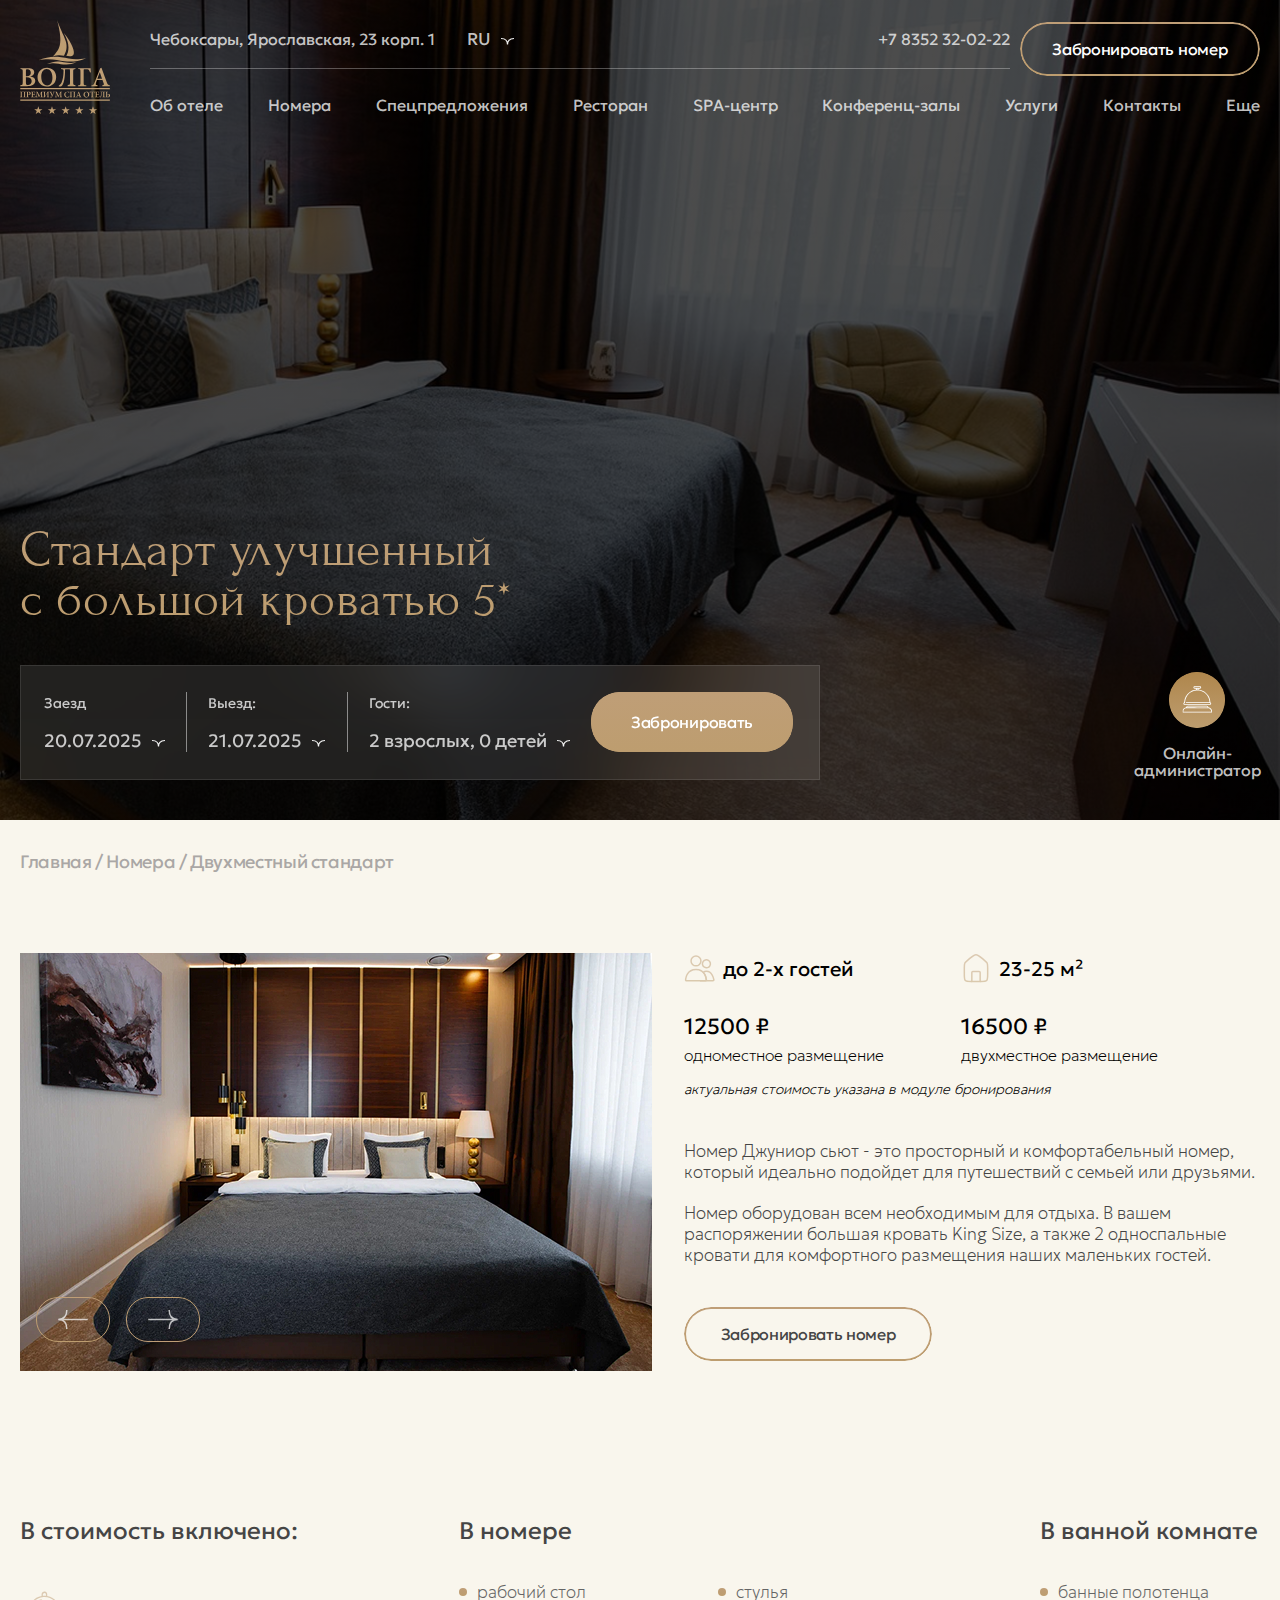
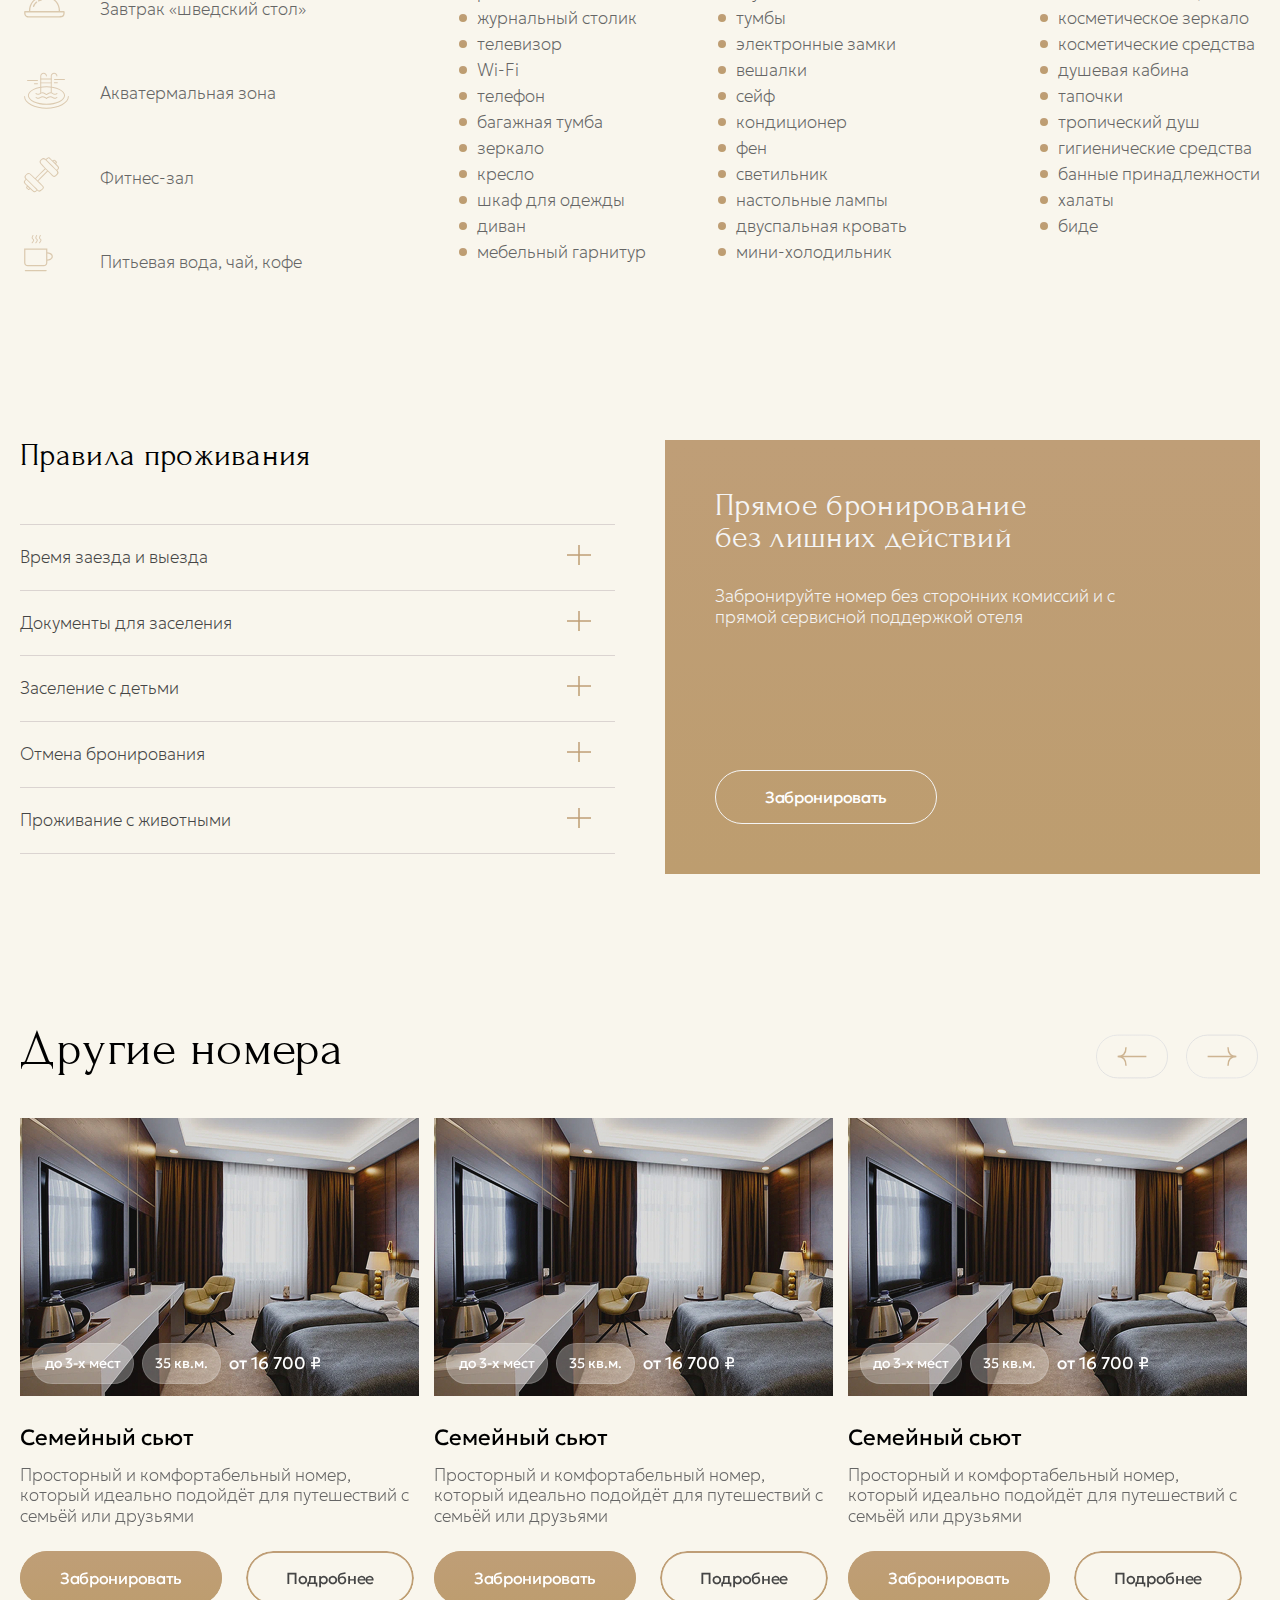
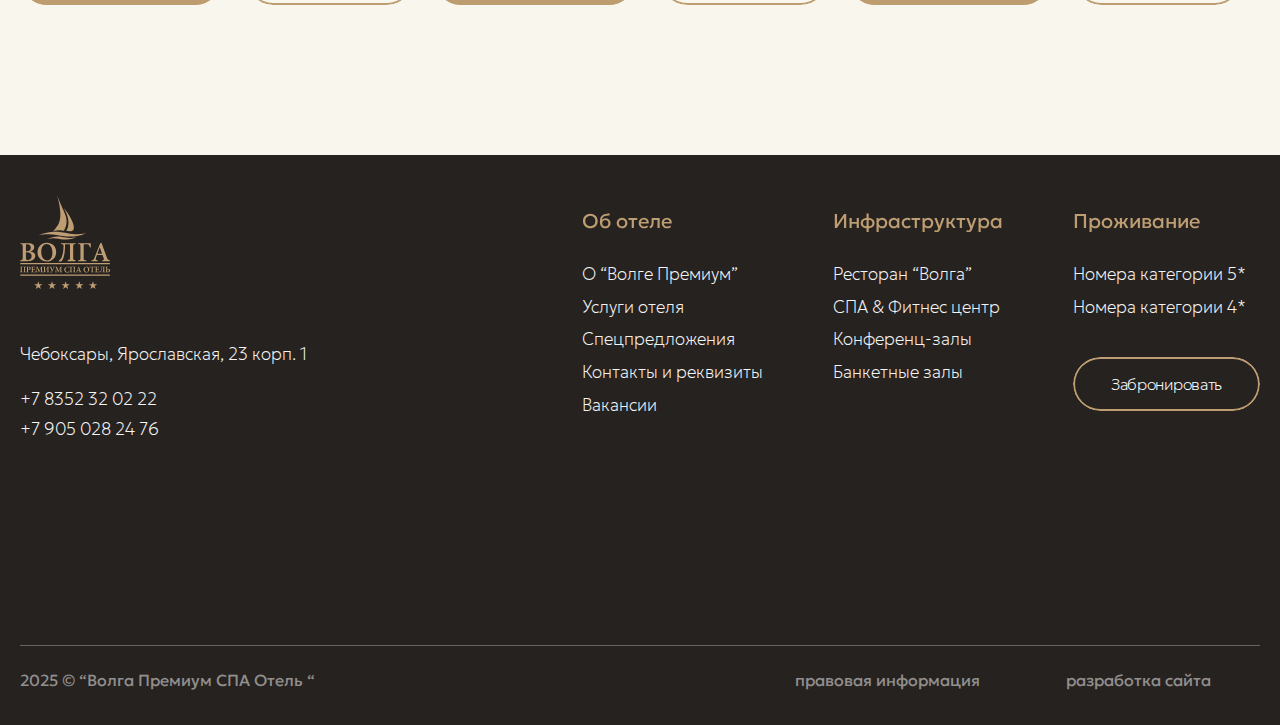
<file: index.html>
<!DOCTYPE html>
<html lang="en">

<head>
  <meta charset="UTF-8">
  <meta name="viewport" content="width=device-width, initial-scale=1.0">
  <title>Document</title>
  <link rel="stylesheet" href="css/normalize.css">
  <link rel="stylesheet" href="css/slick.css">
  <link rel="stylesheet" href="css/style.css">
</head>

<body>
  <header class="header">
    <div class="container ">
      <div class="header_inner">
        <div class="header_top">
          <a class="logo" href="#">
            <picture>
              <source srcset="images/logo/logo1024.svg" media="(max-width: 1024px)">
              <source srcset="images/logo/logo1440.svg" media="(max-width: 1440px)">
              <img src="images/logo/logo1920.svg" alt="">
            </picture>
          </a>
          <div class="header_contacts">
            <div class="header_contacts_inner">
              <a class="header_contacts_adress"
                href="https://yandex.ru/maps/45/cheboksary/house/yaroslavskaya_ulitsa_23k1/YE4YdAJkTUABQFtsfX11dX9iYg==/?ll=47.254456%2C56.144316&z=16">
                Чебоксары, Ярославская, 23 корп. 1
              </a>

              <div class="header_contacts_lg">
                <div class="lg_osnova"><a href="">RU</a><img src="images/arrow_bottom.svg" alt=""></div>
                <!-- <div class="lg_close"><a href="">EN</a></div> -->
              </div>
              <a class="header_contacts_tel" href="tel:+78352320222">+7 8352 32-02-22</a>
            </div>
            <button class="header_top_btn contacts_btn btn">
              Забронировать номер
            </button>
          </div>
          <nav class="header_menu">
            <ul class="header_menu_list">
              <li class="header_menu_item">
                <a class="header_menu_link" href="">Об отеле</a>
              </li>
              <li class="header_menu_item">
                <a class="header_menu_link" href="">Номера</a>
              </li>
              <li class="header_menu_item">
                <a class="header_menu_link" href="">Спецпредложения</a>
              </li>
              <li class="header_menu_item">
                <a class="header_menu_link" href="">Ресторан</a>
              </li>
              <li class="header_menu_item">
                <a class="header_menu_link" href="">SPA-центр</a>
              </li>
              <li class="header_menu_item">
                <a class="header_menu_link" href="">Конференц-залы</a>
              </li>
              <li class="header_menu_item">
                <a class="header_menu_link" href="">Услуги</a>
              </li>
              <li class="header_menu_item">
                <a class="header_menu_link" href="">Контакты</a>
              </li>
              <li class="header_menu_item">
                <a class="header_menu_link" href="">Еще</a>
              </li>

            </ul>
          </nav>
        </div>

        <div class="header_bottom">
          <h2 class="title header_title gradient">Стандарт улучшенный с большой кроватью 5*</h2>
          <div class="header_nomer">
            <div class="header_nomer_info">
              <p class="header_nomer_info_name">Заезд</p>
              <div class="header_nomer_plan">
                <p>20.07.2025</p>
                <img src="images/arrow_bottom.svg" alt="">
              </div>
            </div>

            <div class="header_nomer_info">
              <p class="header_nomer_info_name">Выезд:</p>
              <div class="header_nomer_plan">
                <p>21.07.2025</p>
                <img src="images/arrow_bottom.svg" alt="">
              </div>
            </div>

            <div class="header_nomer_info">
              <p class="header_nomer_info_name">Гости:</p>
              <div class="header_nomer_plan">
                <p>2 взрослых, 0 детей</p>
                <img src="images/arrow_bottom.svg" alt="">
              </div>
            </div>

            <button class="header_nomer_btn nomer_btn btn gradient">
              Забронировать
            </button>

          </div>
        </div>
        <div class="header_admin">
          <div class="contacts_btn gradient header_admin_img">
            <!-- <picture>
            <source srcset="images/header_admin_1024.svg" media="(max-width: 1024px)">
            <img class="" src="images/header_admin.svg" alt="">
          </picture> -->
            <!-- <svg width="31" height="32" viewBox="0 0 31 32" fill="кув" xmlns="http://www.w3.org/2000/svg">
              <g clip-path="url(#clip0_1_13478)">
                <path fill-rule="evenodd" clip-rule="evenodd"
                  d="M11.9976 2.3678C11.5531 2.59311 11.3284 2.92035 11.2944 3.39205C11.2636 3.81756 11.3535 4.11538 11.5962 4.3919C11.9365 4.77946 12.1624 4.85172 13.1196 4.87929L13.9723 4.90382L13.955 5.35911L13.9377 5.8144L13.1321 5.94937C8.78005 6.67855 5.15467 9.356 3.20409 13.2814C2.41416 14.8711 1.96722 16.5215 1.82163 18.3866C1.78254 18.8873 1.7755 18.9066 1.60651 18.9766C1.35924 19.079 1.04614 19.4679 0.958246 19.7817C0.780784 20.4156 1.07401 21.053 1.68701 21.3657C1.90332 21.476 2.26283 21.479 15.2803 21.479C28.2977 21.479 28.6572 21.476 28.8735 21.3657C29.3271 21.1342 29.5847 20.7716 29.6426 20.2828C29.7028 19.7744 29.3697 19.1487 28.9452 18.9729C28.8466 18.9321 28.7658 18.8549 28.7657 18.8015C28.7656 18.748 28.7373 18.3955 28.7029 18.0181C28.5104 15.9107 27.731 13.6694 26.5781 11.9084C25.2532 9.88438 23.3871 8.22314 21.2772 7.18934C19.9461 6.53707 18.8671 6.19223 17.3687 5.94006L16.6229 5.81458L16.6056 5.35923L16.5883 4.90382L17.4409 4.87929C18.3742 4.85244 18.6034 4.7837 18.9283 4.43349C19.2125 4.12708 19.2928 3.89633 19.268 3.45763C19.2409 2.97781 19.0562 2.6532 18.666 2.39954L18.413 2.23509L15.3687 2.21862L12.3243 2.20215L11.9976 2.3678ZM12.3406 3.17491C12.1828 3.29479 12.117 3.53848 12.1984 3.70174C12.3419 3.98954 12.3847 3.99359 15.317 3.99449C18.0112 3.99538 18.072 3.99282 18.2259 3.87169C18.4091 3.72764 18.4377 3.44343 18.2902 3.23297L18.1974 3.10032H15.3181C13.1069 3.10032 12.416 3.11762 12.3406 3.17491ZM14.8152 5.32307L14.8327 5.75568H15.2803H15.7278L15.7453 5.32307L15.7629 4.89045H15.2803H14.7976L14.8152 5.32307ZM14.057 6.71543C13.223 6.82964 12.8862 6.89128 12.237 7.04863C8.62204 7.92484 5.55548 10.4289 3.91877 13.8411C3.17491 15.3918 2.68966 17.429 2.68966 19.0009C2.68966 19.4137 2.54353 19.6889 2.32436 19.6889C2.25943 19.6889 2.13042 19.7281 2.03758 19.7762C1.76351 19.9179 1.71714 20.171 1.91829 20.4267L2.04193 20.5839H15.2803H28.5186L28.6422 20.4267C28.8431 20.1714 28.7836 19.9166 28.4864 19.7583C28.3886 19.7062 25.3021 19.6889 16.0941 19.6889H3.83206L3.70843 19.5316C3.50757 19.2764 3.56701 19.0215 3.86423 18.8632C3.96209 18.8111 6.97208 18.7938 15.9375 18.7938H27.8803L27.8419 18.391C27.6597 16.4837 27.2854 15.1246 26.5314 13.6323C25.8383 12.2607 25.0682 11.2128 23.9992 10.1868C22.1417 8.40394 19.9933 7.32115 17.3357 6.82839C16.8257 6.73387 14.5063 6.65397 14.057 6.71543ZM5.43907 22.4417C4.65105 22.5725 3.98882 23.1337 3.71177 23.9056L3.61456 24.1765L3.06296 24.3158C1.90803 24.6076 1.00843 25.3175 0.457367 26.372C0.127266 27.0036 0.0556608 27.3233 0.0205742 28.3211L-0.0112305 29.226L0.143079 29.3803L0.297388 29.5346H15.2834H30.2695L30.4426 29.3493C30.6145 29.1653 30.6157 29.1586 30.6157 28.4208C30.6157 27.9407 30.5946 27.6908 30.5561 27.7146C30.5228 27.7352 30.4964 27.6896 30.4964 27.6114C30.4964 27.5343 30.4565 27.3182 30.4078 27.1311C30.0508 25.7607 28.7654 24.5518 27.3638 24.2685L26.9482 24.1845L26.8461 23.8991C26.5712 23.1306 25.8903 22.5635 25.0844 22.4315C24.6376 22.3583 5.88284 22.3681 5.43907 22.4417ZM5.40816 23.3436C5.15354 23.4109 4.59914 23.91 4.59914 24.0718C4.59914 24.1548 5.68288 24.1642 15.3135 24.1642H26.0278L25.92 23.9785C25.7561 23.6962 25.3877 23.4085 25.0961 23.335C24.7399 23.2453 5.74876 23.2536 5.40816 23.3436ZM3.37648 25.1294C2.55701 25.2857 1.62262 26.0188 1.23948 26.8062C0.99554 27.3075 0.899529 27.7166 0.899529 28.2546V28.6395H15.2803H29.661L29.6601 28.2368C29.659 27.707 29.5239 27.1536 29.2874 26.71C29.0299 26.2269 28.4438 25.6507 27.9761 25.4211C27.2028 25.0413 27.904 25.0608 15.2206 25.067C8.18883 25.0704 3.55782 25.0948 3.37648 25.1294ZM0.0276751 28.4904C0.0277347 28.917 0.0372821 29.0837 0.048739 28.8608C0.0602555 28.6379 0.0601958 28.2889 0.04856 28.0851C0.0369838 27.8814 0.0275557 28.0637 0.0276751 28.4904Z"
                  fill="white" />
              </g>
              <defs>
                <clipPath id="clip0_1_13478">
                  <rect width="30.5516" height="30.5516" fill="white" transform="translate(-0.00341797 0.593018)" />
                </clipPath>
              </defs>
            </svg> -->
            <svg width="31" height="31" viewBox="0 0 31 32" xmlns="http://www.w3.org/2000/svg">
              <defs>
                <linearGradient id="iconGradient" x1="0%" y1="0%" x2="100%" y2="100%">
                  <stop offset="0%" stop-color="#fff" />
                  <stop offset="100%" stop-color="#fff" />
                </linearGradient>
                <clipPath id="clip0_1_13478">
                  <rect width="30.5516" height="30.5516" fill="white" transform="translate(-0.00341797 0.593018)" />
                </clipPath>
              </defs>
              <g clip-path="url(#clip0_1_13478)">
                <path fill-rule="evenodd" clip-rule="evenodd"
                  d="M11.9976 2.3678C11.5531 2.59311 11.3284 2.92035 11.2944 3.39205C11.2636 3.81756 11.3535 4.11538 11.5962 4.3919C11.9365 4.77946 12.1624 4.85172 13.1196 4.87929L13.9723 4.90382L13.955 5.35911L13.9377 5.8144L13.1321 5.94937C8.78005 6.67855 5.15467 9.356 3.20409 13.2814C2.41416 14.8711 1.96722 16.5215 1.82163 18.3866C1.78254 18.8873 1.7755 18.9066 1.60651 18.9766C1.35924 19.079 1.04614 19.4679 0.958246 19.7817C0.780784 20.4156 1.07401 21.053 1.68701 21.3657C1.90332 21.476 2.26283 21.479 15.2803 21.479C28.2977 21.479 28.6572 21.476 28.8735 21.3657C29.3271 21.1342 29.5847 20.7716 29.6426 20.2828C29.7028 19.7744 29.3697 19.1487 28.9452 18.9729C28.8466 18.9321 28.7658 18.8549 28.7657 18.8015C28.7656 18.748 28.7373 18.3955 28.7029 18.0181C28.5104 15.9107 27.731 13.6694 26.5781 11.9084C25.2532 9.88438 23.3871 8.22314 21.2772 7.18934C19.9461 6.53707 18.8671 6.19223 17.3687 5.94006L16.6229 5.81458L16.6056 5.35923L16.5883 4.90382L17.4409 4.87929C18.3742 4.85244 18.6034 4.7837 18.9283 4.43349C19.2125 4.12708 19.2928 3.89633 19.268 3.45763C19.2409 2.97781 19.0562 2.6532 18.666 2.39954L18.413 2.23509L15.3687 2.21862L12.3243 2.20215L11.9976 2.3678ZM12.3406 3.17491C12.1828 3.29479 12.117 3.53848 12.1984 3.70174C12.3419 3.98954 12.3847 3.99359 15.317 3.99449C18.0112 3.99538 18.072 3.99282 18.2259 3.87169C18.4091 3.72764 18.4377 3.44343 18.2902 3.23297L18.1974 3.10032H15.3181C13.1069 3.10032 12.416 3.11762 12.3406 3.17491ZM14.8152 5.32307L14.8327 5.75568H15.2803H15.7278L15.7453 5.32307L15.7629 4.89045H15.2803H14.7976L14.8152 5.32307ZM14.057 6.71543C13.223 6.82964 12.8862 6.89128 12.237 7.04863C8.62204 7.92484 5.55548 10.4289 3.91877 13.8411C3.17491 15.3918 2.68966 17.429 2.68966 19.0009C2.68966 19.4137 2.54353 19.6889 2.32436 19.6889C2.25943 19.6889 2.13042 19.7281 2.03758 19.7762C1.76351 19.9179 1.71714 20.171 1.91829 20.4267L2.04193 20.5839H15.2803H28.5186L28.6422 20.4267C28.8431 20.1714 28.7836 19.9166 28.4864 19.7583C28.3886 19.7062 25.3021 19.6889 16.0941 19.6889H3.83206L3.70843 19.5316C3.50757 19.2764 3.56701 19.0215 3.86423 18.8632C3.96209 18.8111 6.97208 18.7938 15.9375 18.7938H27.8803L27.8419 18.391C27.6597 16.4837 27.2854 15.1246 26.5314 13.6323C25.8383 12.2607 25.0682 11.2128 23.9992 10.1868C22.1417 8.40394 19.9933 7.32115 17.3357 6.82839C16.8257 6.73387 14.5063 6.65397 14.057 6.71543ZM5.43907 22.4417C4.65105 22.5725 3.98882 23.1337 3.71177 23.9056L3.61456 24.1765L3.06296 24.3158C1.90803 24.6076 1.00843 25.3175 0.457367 26.372C0.127266 27.0036 0.0556608 27.3233 0.0205742 28.3211L-0.0112305 29.226L0.143079 29.3803L0.297388 29.5346H15.2834H30.2695L30.4426 29.3493C30.6145 29.1653 30.6157 29.1586 30.6157 28.4208C30.6157 27.9407 30.5946 27.6908 30.5561 27.7146C30.5228 27.7352 30.4964 27.6896 30.4964 27.6114C30.4964 27.5343 30.4565 27.3182 30.4078 27.1311C30.0508 25.7607 28.7654 24.5518 27.3638 24.2685L26.9482 24.1845L26.8461 23.8991C26.5712 23.1306 25.8903 22.5635 25.0844 22.4315C24.6376 22.3583 5.88284 22.3681 5.43907 22.4417ZM5.40816 23.3436C5.15354 23.4109 4.59914 23.91 4.59914 24.0718C4.59914 24.1548 5.68288 24.1642 15.3135 24.1642H26.0278L25.92 23.9785C25.7561 23.6962 25.3877 23.4085 25.0961 23.335C24.7399 23.2453 5.74876 23.2536 5.40816 23.3436ZM3.37648 25.1294C2.55701 25.2857 1.62262 26.0188 1.23948 26.8062C0.99554 27.3075 0.899529 27.7166 0.899529 28.2546V28.6395H15.2803H29.661L29.6601 28.2368C29.659 27.707 29.5239 27.1536 29.2874 26.71C29.0299 26.2269 28.4438 25.6507 27.9761 25.4211C27.2028 25.0413 27.904 25.0608 15.2206 25.067C8.18883 25.0704 3.55782 25.0948 3.37648 25.1294ZM0.0276751 28.4904C0.0277347 28.917 0.0372821 29.0837 0.048739 28.8608C0.0602555 28.6379 0.0601958 28.2889 0.04856 28.0851C0.0369838 27.8814 0.0275557 28.0637 0.0276751 28.4904Z"
                  fill="url(#iconGradient)" />
              </g>
            </svg>

          </div>
          <p>Онлайн-
            администратор</p>
        </div>
        <button class="header_menu_mobile_btn">
          <img src="images/menu_mobile_btn.svg" alt="">
        </button>

      </div>
    </div>
  </header>
   <main class="main">
    <div class="container">
      <div class="main_link">
        <a class="" href="">Главная</a>
        /
        <a href="">Номера</a>
        /
        <a href="">Двухместный стандарт</a>
      </div>
      <div class="nomerabout">
        <div class="nomerabout_foto">
          <picture>
            <source srcset="images/nomer/nomer_mobile.jpg" media="(max-width: 768px)">
            <source srcset="images/nomer/nomer_1024.jpg" media="(max-width: 1024px)">
            <source srcset="images/nomer/nomer_1440.jpg" media="(max-width: 1440px)">
            <img src="images/nomer/nomer.jpg" alt="">
          </picture>

          <picture>
            <source srcset="images/nomer/nomer_mobile.jpg" media="(max-width: 768px)">
            <source srcset="images/nomer/nomer_1024.jpg" media="(max-width: 1024px)">
            <source srcset="images/nomer/nomer_1440.jpg" media="(max-width: 1440px)">
            <img src="images/nomer/nomer.jpg" alt="">
          </picture>

          <picture>
            <source srcset="images/nomer/nomer_mobile.jpg" media="(max-width: 768px)">
            <source srcset="images/nomer/nomer_1024.jpg" media="(max-width: 1024px)">
            <source srcset="images/nomer/nomer_1440.jpg" media="(max-width: 1440px)">
            <img src="images/nomer/nomer.jpg" alt="">
          </picture> 
          <!-- <img src="images/nomer/nomer1.jpg" alt="">
          <img src="images/nomer/nomer2.jpg" alt=""> -->
        </div>

        <div class="nomerabout_info">
          <div class="nomerabout_info_osnova">
            <div class="nomerabout_info_osnova_col">
              <div class="nomerabout_info_osnova_name">
                <picture>
                  <source srcset="images/gost_1024.svg" media="(max-width: 1024px)">
                  <img src="images/gost.svg" alt="">
                </picture>
                <p>до 2-х гостей</p>
              </div>
              <p class="nomerabout_info_osnova_price">12500 ₽</p>
              <p class="nomerabout_info_osnova_razm">одноместное размещение</p>
            </div>

            <div class="nomerabout_info_osnova_col">
              <div class="nomerabout_info_osnova_name">
                <picture>
                  <source srcset="images/nomerm2_1024.svg" media="(max-width: 1024px)">
                  <img src="images/nomerm2.svg" alt="">
                </picture>
                <p>23-25 м²</p>
              </div>
              <p class="nomerabout_info_osnova_price">16500 ₽</p>
              <p class="nomerabout_info_osnova_razm">двухместное размещение</p>
            </div>
          </div>
          <i class="nomerabout_info_aktyal">актуальная стоимость указана в модуле бронирования</i>
          <div class="nomerabout_info_opisanie contentfont">
            <p class="nomerabout_info_text">Номер Джуниор сьют - это просторный и комфортабельный номер, который
              идеально
              подойдет для путешествий с семьей или друзьями.</p>
            <br>
            <p class="nomerabout_info_text">Номер оборудован всем необходимым для отдыха. В вашем распоряжении большая
              кровать King Size, а также 2 односпальные кровати для комфортного размещения наших маленьких гостей.</p>
          </div>

          <button class="black_btn contacts_btn btn">
            Забронировать номер
          </button>
        </div>
      </div>

      <div class="enable contentfont">
        <div class="enable_osnova">
          <p class="enable_name">В стоимость включено:</p>
          <ul class="enable_osnova_list">
            <li class="enable_osnova_item">
              <picture>
                <source srcset="images/enable/enable_1_mobile.svg" media="(max-width: 768px)">
                 <source srcset="images/enable/enable_1_1024.svg" media="(max-width: 1024px)">
                <img src="images/enable/enable_1.svg" alt="">
              </picture>Завтрак «шведский стол»
            </li>
            <li class="enable_osnova_item">
              <picture>
                <source srcset="images/enable/enable_2_mobile.svg" media="(max-width: 768px)">
                <source srcset="images/enable/enable_2_1024.svg" media="(max-width: 1024px)">
                <img src="images/enable/enable_2.svg" alt="">
              </picture>Акватермальная зона
            </li>
            <li class="enable_osnova_item">
              <picture>
                <source srcset="images/enable/enable_3_mobile.svg" media="(max-width: 768px)">
                <source srcset="images/enable/enable_3_1024.svg" media="(max-width: 1024px)">
                <img src="images/enable/enable_3.svg" alt="">
              </picture>Фитнес-зал
            </li>
            <li class="enable_osnova_item">
              <picture>
                <source srcset="images/enable/enable_4_mobile.svg" media="(max-width: 768px)">
                <source srcset="images/enable/enable_4_1024.svg" media="(max-width: 1024px)">
                <img src="images/enable/enable_4.svg" alt="">
              </picture>Питьевая вода, чай, кофе
            </li>
          </ul>
        </div>
        <div class="enable_nomer">
          <p class="enable_name">В номере</p>
          <ul class="enable_nomer_list enable_nomer_list_column">
            <li class="enable_nomer_item">рабочий стол</li>
            <li class="enable_nomer_item">журнальный столик</li>
            <li class="enable_nomer_item">телевизор</li>
            <li class="enable_nomer_item">Wi-Fi</li>
            <li class="enable_nomer_item">телефон</li>
            <li class="enable_nomer_item">багажная тумба</li>
            <li class="enable_nomer_item">зеркало</li>
            <li class="enable_nomer_item">кресло</li>
            <li class="enable_nomer_item">шкаф для одежды</li>
            <li class="enable_nomer_item">диван</li>
            <li class="enable_nomer_item">мебельный гарнитур</li>

            <li class="enable_nomer_item">стулья</li>
            <li class="enable_nomer_item">тумбы</li>
            <li class="enable_nomer_item">электронные замки</li>
            <li class="enable_nomer_item">вешалки</li>
            <li class="enable_nomer_item">сейф</li>
            <li class="enable_nomer_item">кондиционер</li>
            <li class="enable_nomer_item">фен</li>
            <li class="enable_nomer_item">светильник</li>
            <li class="enable_nomer_item">настольные лампы</li>
            <li class="enable_nomer_item">двуспальная кровать</li>
            <li class="enable_nomer_item">мини-холодильник</li>
          </ul>
        </div>
        <div class="enable_nomer enable_nomer_baf">
          <p class="enable_name">В ванной комнате</p>
          <ul class="enable_nomer_list ">
            <li class="enable_nomer_item">банные полотенца</li>
            <li class="enable_nomer_item">косметическое зеркало</li>
            <li class="enable_nomer_item">косметические средства</li>
            <li class="enable_nomer_item">душевая кабина</li>
            <li class="enable_nomer_item">тапочки</li>
            <li class="enable_nomer_item">тропический душ</li>
            <li class="enable_nomer_item">гигиенические средства</li>
            <li class="enable_nomer_item">банные принадлежности</li>
            <li class="enable_nomer_item">халаты</li>
            <li class="enable_nomer_item">биде</li>
          </ul>
        </div>
      </div>

      <section class="rules">
        <div class="rules_spisok">
          <h3 class="title rules_title">Правила проживания</h3>
          <ul class="contentfont rules_spisok_list">
            <li class="rules_spisok_item">
              <div class="rules_spisok_que">
                <p>Время заезда и выезда</p>
                <picture>
                  <source srcset="images/plus_mobile.svg" media="(max-width: 768px)">
                  <img src="images/plus.svg" alt="">
                </picture>
              </div>
              <ul class="rules_spisok_otvet">
                <li class="rules_spisok_otvet_item"><span>Заезд (Check-in):</span>
                  с 14:00. Ранний заезд возможен при наличии свободных номеров и обсуждается
                  индивидуально с администрацией.
                </li>
                <li class="rules_spisok_otvet_item"><span>Выезд (Check-out):</span>
                  до 12:00. Поздний выезд предоставляется по запросу (за дополнительную плату и при
                  наличии возможности).
                </li>

              </ul>
            </li>

            <li class="rules_spisok_item">
              <div class="rules_spisok_que">
                <p>Документы для заселения</p>
                <picture>
                  <source srcset="images/plus_mobile.svg" media="(max-width: 768px)">
                  <img src="images/plus.svg" alt="">
                </picture>
              </div>
              <ul class="rules_spisok_otvet">
                <li class="rules_spisok_otvet_item">
                  Для заселения необходим действующий<span> паспорт или иной документ, удостоверяющий личность</span>
                  <span class="otvet_item_vosk">(водительское удостоверение не принимается).</span>
                </li>
                <li class="rules_spisok_otvet_item"><span>Для иностранных гостей:</span>
                  обязательно предоставление действующей визы и миграционной карты.
                </li>
                <li class="rules_spisok_otvet_item"><span>Важно:</span>
                  Поселение производится только при наличии оригиналов документов.
                  <span class="otvet_item_vosk">Ксерокопии и фотографии не принимаются.</span>
                </li>
              </ul>
            </li>

            <li class="rules_spisok_item">
              <div class="rules_spisok_que">
                <p>Заселение с детьми</p>
                <picture>
                  <source srcset="images/plus_mobile.svg" media="(max-width: 768px)">
                  <img src="images/plus.svg" alt="">
                </picture>
              </div>
              <ul class="rules_spisok_otvet">
                <li class="rules_spisok_otvet_item"><span>Дети до 5 лет (включительно)</span>
                  проживают бесплатно (без предоставления отдельного места) при размещении
                  на существующих кроватях вместе с родителями.
                </li>
                <li class="rules_spisok_otvet_item">
                  Для детей младшего возраста по предварительному запросу предоставляется
                  <span>детская кроватка</span>
                  <span class="otvet_item_vosk">(бесплатно или за дополнительную плату, в зависимости от категории
                    номера).</span>
                </li>
                <li class="rules_spisok_otvet_item"><span>Дети от 6 лет и старше</span>
                  считаются взрослыми и размещаются на отдельное место.
                </li>
              </ul>
            </li>

            <li class="rules_spisok_item">
              <div class="rules_spisok_que">
                <p>Отмена бронирования</p>
                <picture>
                  <source srcset="images/plus_mobile.svg" media="(max-width: 768px)">
                  <img src="images/plus.svg" alt="">
                </picture>
              </div>
              <ul class="rules_spisok_otvet">
                <li class="rules_spisok_otvet_item"><span>Бесплатная отмена</span>
                  возможна не позднее, чем <span class="otvet_item_vosk">за 48 часов</span> до даты заезда.
                </li>
                <li class="rules_spisok_otvet_item"><span>При отмене бронирования</span>
                  позднее, чем <span class="otvet_item_vosk">за 48 часов</span>, или при не заезде (no-show),
                  удерживается штраф в
                  размере стоимости первой ночи проживания.
                </li>
                <li class="rules_spisok_otvet_item"><span>Для бронирований в периоды сезона с высоким спросом и
                    специальных акций</span>
                  могут действовать особые условия отмены
                  (указываются при бронировании).
                </li>
              </ul>
            </li>

            <li class="rules_spisok_item">
              <div class="rules_spisok_que">
                <p>Проживание с животными</p>
                <picture>
                  <source srcset="images/plus_mobile.svg" media="(max-width: 768px)">
                  <img src="images/plus.svg" alt="">
                </picture>
              </div>
              <ul class="rules_spisok_otvet">
                <li class="rules_spisok_otvet_item">
                  Размещение с домашними питомцами (кошки, собаки мелких и средних пород) <span>возможно только по
                    предварительному согласованию</span> с администрацией отеля.
                </li>
                <li class="rules_spisok_otvet_item"><span>За размещение с животным, без дополнительного
                    согласования,</span>
                  взимается дополнительная плата в размере <span class="otvet_item_vosk">(5000 рублей)</span> за весь
                  период
                  проживания.
                </li>
                <li class="rules_spisok_otvet_item"><span>Гости несут полную материальную ответственность</span>
                  за любые убытки, причиненные животным имуществу отеля.
                  Просим не оставлять питомцев одних в номере.
                </li>
              </ul>
            </li>
          </ul>
        </div>
        <div class="rules_kratko gradient">
          <h3 class="title rules_kratko_title">Прямое бронирование без лишних действий</h3>
          <p class="contentfont rules_kratko_text">Забронируйте номер без сторонних комиссий и с прямой сервисной
            поддержкой отеля</p>
          <button class="rules_btn btn">
            Забронировать
          </button>
        </div>
      </section>
      <section class="othernomer">
        <h2 class="title othernomer_title">Другие номера</h2>
        <div class="othernomer_inner">
          <div class="othernomer_about">
            <div class="othernomer_about_picture" style="background-image: url(images/othernomer/othernomer.jpg);">
              <div class="othernomer_about_osn">
                <p class="othernomer_about_xarakter">до 3-х мест</p>
                <p class="othernomer_about_xarakter">35 кв.м.</p>
                <p class="othernomer_about_price">от 16 700 ₽</p>
              </div>
            </div>

            <div class="othernomer_about_info">
              <p class="othernomer_about_name">Семейный сьют</p>
              <p class="contentfont othernomer_about_text">Просторный и комфортабельный номер, который идеально подойдёт
                для путешествий с семьёй или друзьями</p>

              <button class="othernomer_about_btn nomer_btn btn gradient">
                Забронировать
              </button>
              <button class="othernomer_about_podrob black_btn contacts_btn btn">
                Подробнее
              </button>
            </div>
          </div>

          <div class="othernomer_about">
            <div class="othernomer_about_picture" style="background-image: url(images/othernomer/othernomer.jpg);">
              <div class="othernomer_about_osn">
                <p class="othernomer_about_xarakter">до 3-х мест</p>
                <p class="othernomer_about_xarakter">35 кв.м.</p>
                <p class="othernomer_about_price">от 16 700 ₽</p>
              </div>
            </div>

            <div class="othernomer_about_info">
              <p class="othernomer_about_name">Семейный сьют</p>
              <p class="contentfont othernomer_about_text">Просторный и комфортабельный номер, который идеально подойдёт
                для путешествий с семьёй или друзьями</p>

              <button class="othernomer_about_btn nomer_btn btn gradient">
                Забронировать
              </button>
              <button class="othernomer_about_podrob black_btn contacts_btn btn">
                Подробнее
              </button>
            </div>
          </div>

          <div class="othernomer_about">
            <div class="othernomer_about_picture" style="background-image: url(images/othernomer/othernomer.jpg);">
              <div class="othernomer_about_osn">
                <p class="othernomer_about_xarakter">до 3-х мест</p>
                <p class="othernomer_about_xarakter">35 кв.м.</p>
                <p class="othernomer_about_price">от 16 700 ₽</p>
              </div>
            </div>

            <div class="othernomer_about_info">
              <p class="othernomer_about_name">Семейный сьют</p>
              <p class="contentfont othernomer_about_text">Просторный и комфортабельный номер, который идеально подойдёт
                для путешествий с семьёй или друзьями</p>

              <button class="othernomer_about_btn nomer_btn btn gradient">
                Забронировать
              </button>
              <button class="othernomer_about_podrob black_btn contacts_btn btn">
                Подробнее
              </button>
            </div>
          </div>


           <div class="othernomer_about">
            <div class="othernomer_about_picture" style="background-image: url(images/othernomer/othernomer.jpg);">
              <div class="othernomer_about_osn">
                <p class="othernomer_about_xarakter">до 3-х мест</p>
                <p class="othernomer_about_xarakter">35 кв.м.</p>
                <p class="othernomer_about_price">от 16 700 ₽</p>
              </div>
            </div>

            <div class="othernomer_about_info">
              <p class="othernomer_about_name">Семейный сьют</p>
              <p class="contentfont othernomer_about_text">Просторный и комфортабельный номер, который идеально подойдёт
                для путешествий с семьёй или друзьями</p>

              <button class="othernomer_about_btn nomer_btn btn gradient">
                Забронировать
              </button>
              <button class="othernomer_about_podrob black_btn contacts_btn btn">
                Подробнее
              </button>
            </div>
          </div>



           <div class="othernomer_about">
            <div class="othernomer_about_picture" style="background-image: url(images/othernomer/othernomer.jpg);">
              <div class="othernomer_about_osn">
                <p class="othernomer_about_xarakter">до 3-х мест</p>
                <p class="othernomer_about_xarakter">35 кв.м.</p>
                <p class="othernomer_about_price">от 16 700 ₽</p>
              </div>
            </div>

            <div class="othernomer_about_info">
              <p class="othernomer_about_name">Семейный сьют</p>
              <p class="contentfont othernomer_about_text">Просторный и комфортабельный номер, который идеально подойдёт
                для путешествий с семьёй или друзьями</p>

              <button class="othernomer_about_btn nomer_btn btn gradient">
                Забронировать
              </button>
              <button class="othernomer_about_podrob black_btn contacts_btn btn">
                Подробнее
              </button>
            </div>
          </div>



           <div class="othernomer_about">
            <div class="othernomer_about_picture" style="background-image: url(images/othernomer/othernomer.jpg);">
              <div class="othernomer_about_osn">
                <p class="othernomer_about_xarakter">до 3-х мест</p>
                <p class="othernomer_about_xarakter">35 кв.м.</p>
                <p class="othernomer_about_price">от 16 700 ₽</p>
              </div>
            </div>

            <div class="othernomer_about_info">
              <p class="othernomer_about_name">Семейный сьют</p>
              <p class="contentfont othernomer_about_text">Просторный и комфортабельный номер, который идеально подойдёт
                для путешествий с семьёй или друзьями</p>

              <button class="othernomer_about_btn nomer_btn btn gradient">
                Забронировать
              </button>
              <button class="othernomer_about_podrob black_btn contacts_btn btn">
                Подробнее
              </button>
            </div>
          </div>



           <div class="othernomer_about">
            <div class="othernomer_about_picture" style="background-image: url(images/othernomer/othernomer.jpg);">
              <div class="othernomer_about_osn">
                <p class="othernomer_about_xarakter">до 3-х мест</p>
                <p class="othernomer_about_xarakter">35 кв.м.</p>
                <p class="othernomer_about_price">от 16 700 ₽</p>
              </div>
            </div>

            <div class="othernomer_about_info">
              <p class="othernomer_about_name">Семейный сьют</p>
              <p class="contentfont othernomer_about_text">Просторный и комфортабельный номер, который идеально подойдёт
                для путешествий с семьёй или друзьями</p>

              <button class="othernomer_about_btn nomer_btn btn gradient">
                Забронировать
              </button>
              <button class="othernomer_about_podrob black_btn contacts_btn btn">
                Подробнее
              </button>
            </div>
          </div>


           <div class="othernomer_about">
            <div class="othernomer_about_picture" style="background-image: url(images/othernomer/othernomer.jpg);">
              <div class="othernomer_about_osn">
                <p class="othernomer_about_xarakter">до 3-х мест</p>
                <p class="othernomer_about_xarakter">35 кв.м.</p>
                <p class="othernomer_about_price">от 16 700 ₽</p>
              </div>
            </div>

            <div class="othernomer_about_info">
              <p class="othernomer_about_name">Семейный сьют</p>
              <p class="contentfont othernomer_about_text">Просторный и комфортабельный номер, который идеально подойдёт
                для путешествий с семьёй или друзьями</p>

              <button class="othernomer_about_btn nomer_btn btn gradient">
                Забронировать
              </button>
              <button class="othernomer_about_podrob black_btn contacts_btn btn">
                Подробнее
              </button>
            </div>
          </div>


           <div class="othernomer_about">
            <div class="othernomer_about_picture" style="background-image: url(images/othernomer/othernomer.jpg);">
              <div class="othernomer_about_osn">
                <p class="othernomer_about_xarakter">до 3-х мест</p>
                <p class="othernomer_about_xarakter">35 кв.м.</p>
                <p class="othernomer_about_price">от 16 700 ₽</p>
              </div>
            </div>

            <div class="othernomer_about_info">
              <p class="othernomer_about_name">Семейный сьют</p>
              <p class="contentfont othernomer_about_text">Просторный и комфортабельный номер, который идеально подойдёт
                для путешествий с семьёй или друзьями</p>

              <button class="othernomer_about_btn nomer_btn btn gradient">
                Забронировать
              </button>
              <button class="othernomer_about_podrob black_btn contacts_btn btn">
                Подробнее
              </button>
            </div>
          </div>

        </div>
      </section>
    </div>
  </main>

 <footer class="footer">
    <div class="container footer_wap">
      <div class=" footer_top">
        <div class="contentfont footer_inner">
          <div class="footer_left">
            <a class="logo" href="#">
              <picture>
                <source srcset="images/logo/logo1024.svg" media="(max-width: 1024px)">
                <source srcset="images/logo/logo1440.svg" media="(max-width: 1440px)">
                <img src="images/logo/logo1920.svg" alt="">
              </picture>
            </a>
            <div class="footer_address">
              <a href="https://yandex.ru/maps/45/cheboksary/house/yaroslavskaya_ulitsa_23k1/YE4YdAJkTUABQFtsfX11dX9iYg==/?ll=47.254456%2C56.144316&z=16"
                class="footer_address_karta">
                Чебоксары, Ярославская, 23 корп. 1</a>
              <a class="footer_address_tel" href="tel:+78352320222">+7 8352 32 02 22</a>
              <a class="footer_address_tel" href="tel:+79050282476">+7 905 028 24 76</a>
            </div>
          </div>
          <div class="footer_right">
            <div class="footer_right_column">
              <p class="footer_right_name gradient">Об отеле</p>
              <ul class="footer_right_list">
                <li class="footer_right_item">
                  <a class="footer_right_link" href="">О “Волге Премиум”</a>
                </li>
                <li class="footer_right_item">
                  <a class="footer_right_link" href="">Услуги отеля</a>
                </li>
                <li class="footer_right_item">
                  <a class="footer_right_link" href="">Спецпредложения</a>
                </li>
                <li class="footer_right_item">
                  <a class="footer_right_link" href="">Контакты и реквизиты</a>
                </li>
                <li class="footer_right_item">
                  <a class="footer_right_link" href="">Вакансии</a>
                </li>
              </ul>
            </div>

            <div class="footer_right_column">
              <p class="footer_right_name gradient">Инфраструктура</p>
              <ul class="footer_right_list">
                <li class="footer_right_item">
                  <a class="footer_right_link" href="">Ресторан “Волга”</a>
                </li>
                <li class="footer_right_item">
                  <a class="footer_right_link" href="">СПА & Фитнес центр</a>
                </li>
                <li class="footer_right_item">
                  <a class="footer_right_link" href="">Конференц-залы</a>
                </li>
                <li class="footer_right_item">
                  <a class="footer_right_link" href="">Банкетные залы</a>
                </li>
              </ul>
            </div>

            <div class="footer_right_column">
              <p class="footer_right_name gradient">Проживание</p>
              <ul class="footer_right_list">
                <li class="footer_right_item">
                  <a class="footer_right_link" href="">Номера категории 5*</a>
                </li>
                <li class="footer_right_item">
                  <a class="footer_right_link" href="">Номера категории 4*</a>
                </li>
              </ul>
              <button class="footer_btn contacts_btn btn">
                Забронировать
              </button>
            </div>

          </div>
        </div>
      </div>
      <div class="footer_podval">
        <p class="footer_god">2025 © “Волга Премиум СПА Отель “</p>
        <div class="footer_podval_link">
          <a href="" class="footer_podval_link_text">правовая информация</a>
          <a href="" class="footer_podval_link_text">разработка сайта</a>
        </div>
      </div>


    </div>
  </footer>  
  <script src="https://ajax.googleapis.com/ajax/libs/jquery/3.4.1/jquery.min.js"></script>
  <script src="js/slick.min.js"></script>
  <script src="js/main.js"></script>
</body>

</html>
</file>
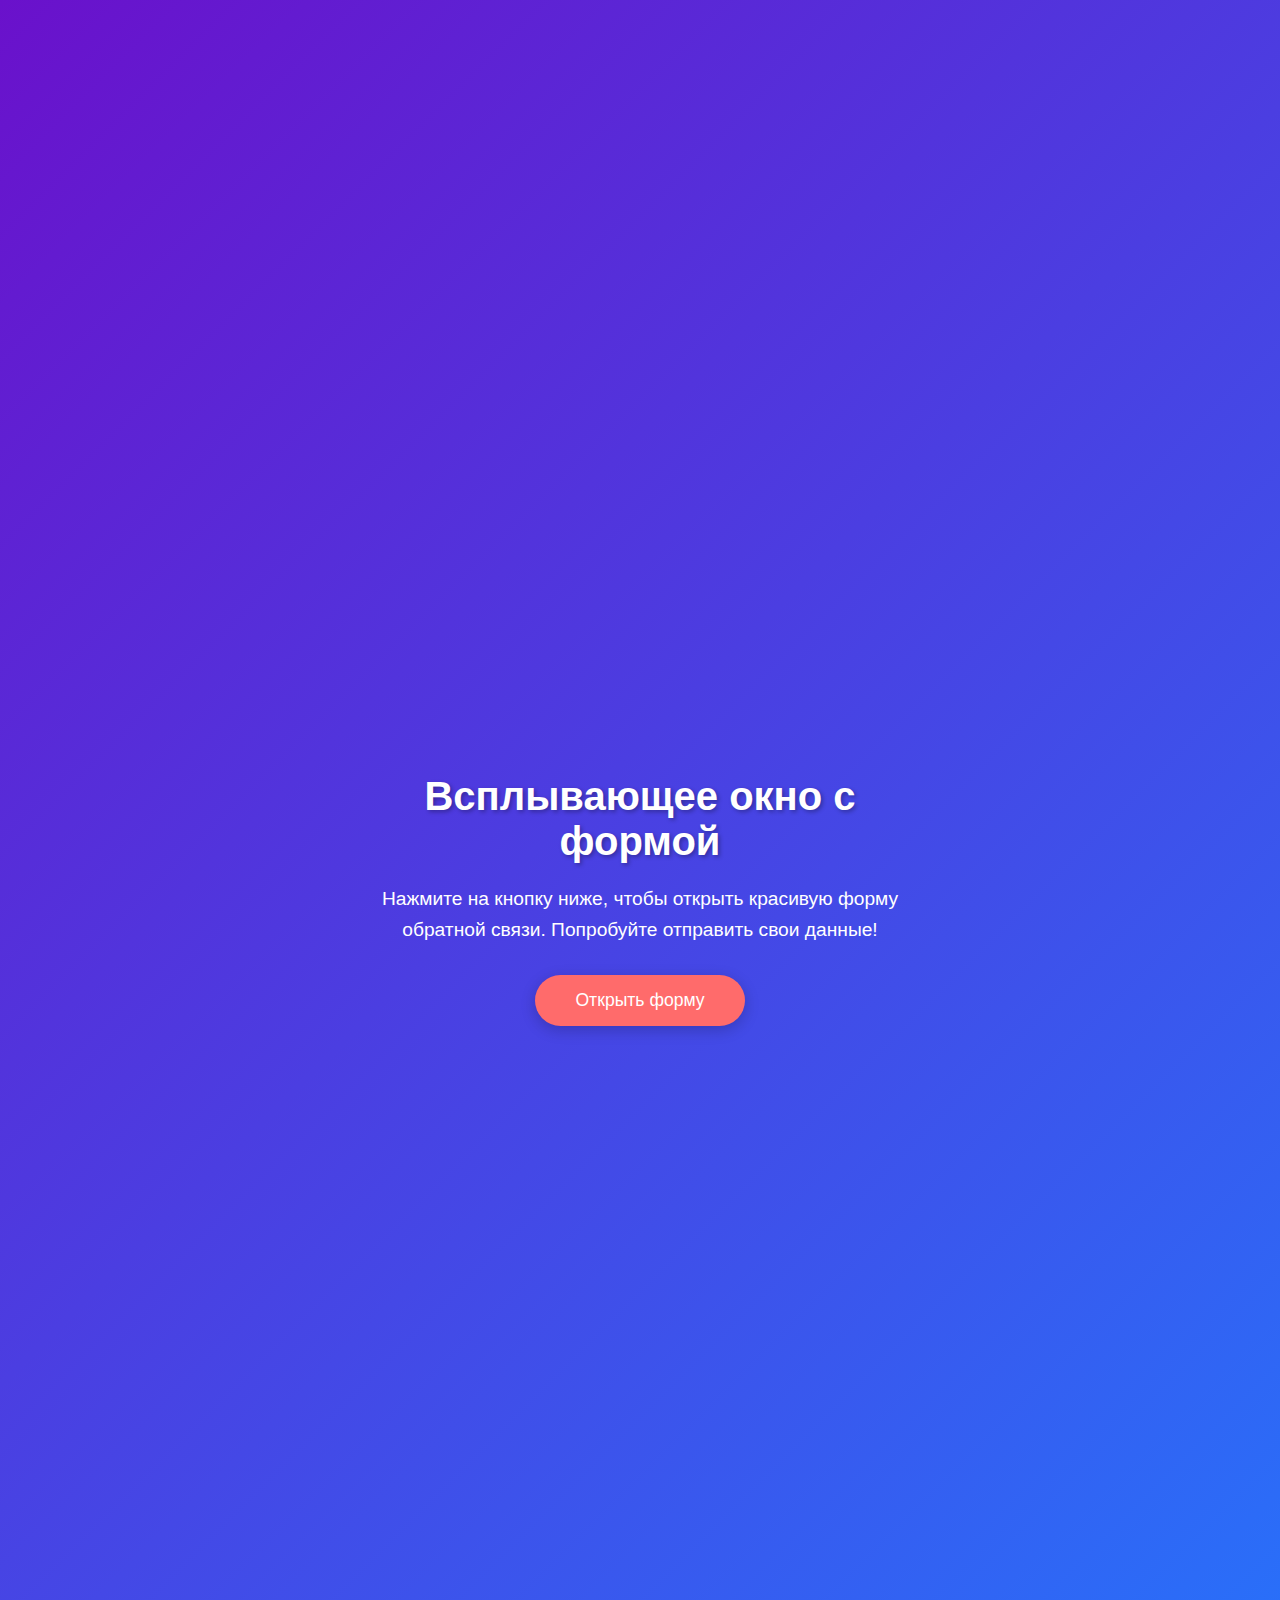
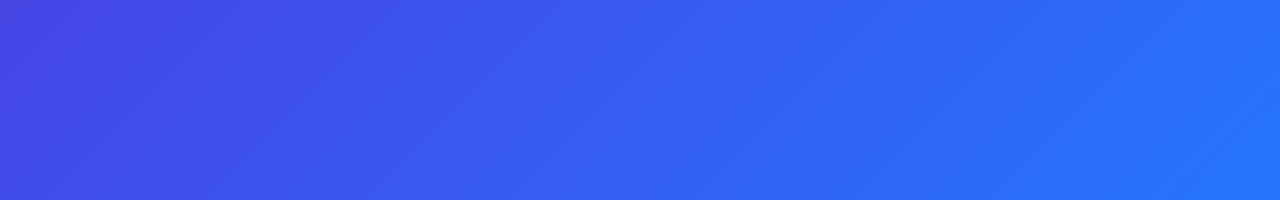
<file: form.html>
<!DOCTYPE html>
<html lang="ru">

<head>
    <meta charset="UTF-8">
    <meta name="viewport" content="width=device-width, initial-scale=1.0">
    <title>Popup с фиксированным верхом</title>
    <style>
        * {
            margin: 0;
            padding: 0;
            box-sizing: border-box;
            font-family: 'Segoe UI', Tahoma, Geneva, Verdana, sans-serif;
        }

        body {
            display: flex;
            justify-content: center;
            align-items: center;
            min-height: 200vh;
            background: linear-gradient(135deg, #6a11cb 0%, #2575fc 100%);
            padding: 20px;
        }

        .container {
            text-align: center;
            color: white;
            max-width: 600px;
        }

        h1 {
            margin-bottom: 20px;
            font-size: 2.5rem;
            text-shadow: 2px 2px 4px rgba(0, 0, 0, 0.3);
        }

        p {
            margin-bottom: 30px;
            font-size: 1.2rem;
            line-height: 1.6;
        }

        .btn {
            background-color: #ff6b6b;
            color: white;
            border: none;
            padding: 15px 40px;
            font-size: 1.1rem;
            border-radius: 50px;
            cursor: pointer;
            transition: all 0.3s ease;
            box-shadow: 0 4px 15px rgba(0, 0, 0, 0.2);
        }

        .btn:hover {
            background-color: #ff5252;
            transform: translateY(-3px);
            box-shadow: 0 6px 20px rgba(0, 0, 0, 0.25);
        }

        .btn:active {
            transform: translateY(0);
        }

        .popup-overlay {
            position: fixed;
            top: 0;
            left: 0;
            width: 100%;
            height: 100%;
            background-color: rgba(0, 0, 0, 0.7);
            z-index: 1000;
            opacity: 0;
            visibility: hidden;
            transition: all 0.3s ease;
            overflow-y: auto;
            padding: 20px 0;
        }

        .popup-overlay.active {
            opacity: 1;
            visibility: visible;
        }

        .popup-content {
            background-color: white;
            width: 90%;
            max-width: 500px;
            margin: 50px auto;
            padding: 60px 30px 30px;
            box-shadow: 0 10px 30px rgba(0, 0, 0, 0.3);
            border-radius: 30px;
            position: relative;
        }

        .close-btn {
            position: absolute;
            top: 20px;
            right: 20px;
            font-size: 1.8rem;
            color: #888;
            background: none;
            border: none;
            cursor: pointer;
            transition: color 0.3s ease;
            width: 40px;
            height: 40px;
            display: flex;
            align-items: center;
            justify-content: center;
            z-index: 1010;
        }

        .close-btn:hover {
            color: #ff5252;
        }

        h2 {
            color: #333;
            margin-bottom: 25px;
            text-align: center;
        }

        .form-group {
            margin-bottom: 20px;
            text-align: left;
        }

        label {
            display: block;
            margin-bottom: 8px;
            color: #555;
            font-weight: 500;
        }

        input,
        textarea {
            width: 100%;
            padding: 12px 15px;
            border: 1px solid #ddd;
            border-radius: 8px;
            font-size: 1rem;
            transition: border-color 0.3s ease;
        }

        input:focus,
        textarea:focus {
            border-color: #6a11cb;
            outline: none;
        }

        textarea {
            min-height: 100px;
            resize: vertical;
        }

        .submit-btn {
            background: linear-gradient(135deg, #6a11cb 0%, #2575fc 100%);
            color: white;
            border: none;
            padding: 12px 30px;
            font-size: 1rem;
            border-radius: 50px;
            cursor: pointer;
            transition: all 0.3s ease;
            width: 100%;
            margin-top: 10px;
        }

        .submit-btn:hover {
            transform: translateY(-2px);
            box-shadow: 0 5px 15px rgba(38, 117, 252, 0.4);
        }

        /* Стили для скроллбара у правого края монитора */
        .popup-overlay::-webkit-scrollbar {
            width: 12px;
        }

        .popup-overlay::-webkit-scrollbar-track {
            background: rgba(241, 241, 241, 0.5);
        }

        .popup-overlay::-webkit-scrollbar-thumb {
            background: #a1a1a1;
            border-radius: 6px;
        }

        .popup-overlay::-webkit-scrollbar-thumb:hover {
            background: #888;
        }

        @media (max-width: 768px) {
            .popup-content {
                width: 95%;
                padding: 50px 20px 25px;
            }

             .popup-overlay::-webkit-scrollbar {
            width: 0px;
        }

        }

        @media (max-width: 600px) {
            .popup-content {
                padding: 50px 15px 20px;
                border-radius: 15px;
                margin: 30px auto;
            }

            .close-btn {
                right: 15px;
                top: 15px;
            }

            h1 {
                font-size: 2rem;
            }

            p {
                font-size: 1rem;
            }

            .btn {
                padding: 12px 30px;
            }

            h2 {
                font-size: 1.4rem;
            }
        }

        @media (max-width: 400px) {
            .popup-content {
                padding: 40px 10px 15px;
            }

            input,
            textarea {
                padding: 10px;
            }

            h2 {
                font-size: 1.3rem;
            }
        }
    </style>
</head>

<body>
    <div class="container">
        <h1>Всплывающее окно с формой</h1>
        <p>Нажмите на кнопку ниже, чтобы открыть красивую форму обратной связи. Попробуйте отправить свои данные!</p>
        <button class="btn" id="openPopup">Открыть форму</button>
    </div>

    <div class="popup-overlay" id="popupOverlay">
        <div class="popup-content">
            <button class="close-btn" id="closePopup">&times;</button>
            <h2>Обратная связь</h2>
            <form id="contactForm">
                <div class="form-group">
                    <label for="name">Ваше имя</label>
                    <input type="text" id="name" placeholder="Введите ваше имя" required>
                </div>
                <div class="form-group">
                    <label for="email">Email адрес</label>
                    <input type="email" id="email" placeholder="Введите ваш email" required>
                </div>
                <div class="form-group">
                    <label for="phone">Телефон</label>
                    <input type="tel" id="phone" placeholder="Введите ваш телефон">
                </div>
                <div class="form-group">
                    <label for="subject">Тема сообщения</label>
                    <input type="text" id="subject" placeholder="О чем вы хотите сообщить?" required>
                </div>
                <div class="form-group">
                    <label for="message">Сообщение</label>
                    <textarea id="message" placeholder="Введите ваше сообщение..." required></textarea>
                </div>
                <div class="form-group">
                    <label>
                        <input type="checkbox" required>
                        Я согласен с обработкой персональных данных
                    </label>
                </div>
                <button type="submit" class="submit-btn">Отправить сообщение</button>
            </form>
        </div>
    </div>

    <script>
        // Получаем элементы DOM
        const openPopupBtn = document.getElementById('openPopup');
        const closePopupBtn = document.getElementById('closePopup');
        const popupOverlay = document.getElementById('popupOverlay');
        const contactForm = document.getElementById('contactForm');

        // Открытие popup
        openPopupBtn.addEventListener('click', () => {
            popupOverlay.classList.add('active');
            document.body.style.overflow = 'hidden'; // Запрещаем прокрутку страницы
            
            // Прокручиваем к верху popup, чтобы форма всегда была видна
            popupOverlay.scrollTop = 0;
        });

        // Закрытие popup
        closePopupBtn.addEventListener('click', () => {
            popupOverlay.classList.remove('active');
            document.body.style.overflow = 'auto'; // Возвращаем прокрутку страницы
        });

        // Закрытие popup при клике вне его области
        popupOverlay.addEventListener('click', (e) => {
            if (e.target === popupOverlay) {
                popupOverlay.classList.remove('active');
                document.body.style.overflow = 'auto';
            }
        });

        // Закрытие popup при нажатии клавиши Escape
        document.addEventListener('keydown', (e) => {
            if (e.key === 'Escape' && popupOverlay.classList.contains('active')) {
                popupOverlay.classList.remove('active');
                document.body.style.overflow = 'auto';
            }
        });

        // Обработка отправки формы
        contactForm.addEventListener('submit', (e) => {
            e.preventDefault();

            // Получаем значения из формы
            const name = document.getElementById('name').value;
            const email = document.getElementById('email').value;
            const message = document.getElementById('message').value;

            // Здесь можно добавить код для отправки данных на сервер
            console.log('Данные формы:', { name, email, message });

            // Показываем сообщение об успешной отправке
            alert(`Спасибо, ${name}! Ваше сообщение успешно отправлено.`);

            // Очищаем форму
            contactForm.reset();

            // Закрываем popup
            popupOverlay.classList.remove('active');
            document.body.style.overflow = 'auto';
        });
    </script>
</body>

</html>
</file>
<file: css/style.css>
/* font-family: 'Montserrat', sans-serif; */

@font-face {
    font-family: 'Forum';
    src: url('../fonts/Forum-Regular.woff2') format('woff2');
}

@font-face {
    font-family: 'Geologica';
    src: url('../fonts/Geologica-Regular.woff2') format('woff2');
}

@font-face {
    font-family: 'geologica_thin';
    src: url('../fonts/geologica-thin.woff2') format('woff2');
}

*,
*::after,
*::before {
    box-sizing: border-box;
}

body {
    font-family: 'Geologica', sans-serif;
    font-weight: 300;
    line-height: 130%;
    background-color: #F9F6ED;
}

.contentfont {
    font-family: 'geologica_thin', sans-serif;
    font-weight: 100;
    font-size: 20px;
    color: #454545;
}




a {
    text-decoration: none;
    color: inherit;
}

.title {
    font-family: 'Forum', sans-serif;
    font-weight: 400;
    line-height: 100%;
    letter-spacing: 0.01em;

}

h1,
h2,
h3,
h4,
h5,
h6,
p {
    margin: 0;
}

ul {
    margin: 0;
    padding: 0;
    list-style: none;
}

img {
    object-fit: cover;
}

button {
    border: none;
}

.container {
    max-width: 1690px;
    padding: 0 20px;
    margin: 0 auto;
}

.header_menu_mobile_btn {
    display: none;
}

.header_container {
    height: 100%;
}

.header {
    font-family: 'Geologica', sans-serif;
    font-weight: 300;
    font-size: 17px;
    padding-top: 43px;
    line-height: 130%;
    height: 100vh;
    height: 820px;
    width: 100%;
    /* background-image: url(../images/header_fon.jpg); */
    background: linear-gradient(rgba(0, 0, 0, 0.7)), url('../images/header_fon.jpg');
    background-repeat: no-repeat;
    background-size: cover;
    background-position: top right;

    color: rgba(245, 245, 245, 0.8);
    position: relative;
}

.header_top {
    display: grid;
    grid-template-columns: 102px auto;
    grid-template-rows: repeat(2.1fr);
    gap: 25px 85px;
}

.logo {
    grid-row: span 2;
}

.header_contacts,
.header_contacts_inner,
.header_menu_list {
    display: flex;
    align-items: center;
}

.header_menu_list {
    flex-wrap: wrap;
    gap: 10px;
}

.header_contacts_inner {
    padding-bottom: 18px;
    border-bottom: 0.88px solid rgba(255, 255, 255, 0.3);
}

.header_contacts {
    justify-content: space-between;
    gap: 10px;
}

.header_contacts_inner {
    /* width: 100%; */
    width: 80%;
    /* width: 1152px; */
}

.header_contacts_adress {
    font-size: 16px;
    margin-right: 36px;
}


.lg_osnova a {
    margin-right: 10px;
    font-size: 17px;
    text-transform: uppercase;
}

.header_contacts_tel {
    margin-left: auto;
}

.header_contacts_tel {
    font-size: 18px;
    font-weight: 400;
}

.btn {
    font-weight: 400;
    font-size: 16px;
    letter-spacing: -0.02em;
    color: #fff;
    cursor: pointer;
}

.black_btn {
    color: #454545;
}


.contacts_btn,
.rules_btn {
    position: relative;
    background: transparent;
    border: none;
    border-radius: 28px;
    /* Закругленные углы */
    cursor: pointer;
    overflow: hidden;
    z-index: 1;
    transition: all 0.5s ease;
    width: 248px;
    height: 54px;
}

/* Псевдоэлемент для градиентной рамки */
.contacts_btn::before,
.nomer_btn::before,
.header_admin_img::before {
    content: '';
    position: absolute;
    top: 0;
    left: 0;
    right: 0;
    bottom: 0;
    border-radius: 28px;
    padding: 2px;
    /* Толщина рамки */
    background: linear-gradient(180deg, #BF9E77, #BD9D6F);
    -webkit-mask:
        linear-gradient(#fff 0 0) content-box,
        linear-gradient(#fff 0 0);
    -webkit-mask-composite: xor;
    mask-composite: exclude;
    z-index: -1;
    transition: all .5s ease;
}

.header_admin_img::before {
    background: linear-gradient(180deg, #AF864C, #BD9D6F);
}

.contacts_btn:hover {
    background: linear-gradient(180deg, #BF9E77, #BD9D6F);

}

.gradient {
    background: linear-gradient(180deg, #BF9E77, #BD9D6F);
}

.header_menu_list {
    justify-content: space-between;
    /* width: 100%; */
}

.header_inner {
    position: relative;
    height: 820px;
}

.header_bottom {
    position: absolute;
    bottom: 70px;
    left: 0px;
}

.header_title {
    width: 494px;
    color: transparent;
    -webkit-background-clip: text;
    background-clip: text;
    font-size: 50px;
    margin-bottom: 32px;
}

.header_nomer {
    display: flex;
    align-items: center;
    backdrop-filter: blur(28px);
    width: 951px;
    justify-content: space-between;
    background-color: rgba(255, 255, 255, 0.1);
    border: 1px solid #FFFFFF1A;
    padding: 26px 26px 27px 23px;

}

.header_nomer_info+.header_nomer_info {
    border-left: 1px solid rgba(245, 245, 245, 0.5);
    padding-left: 21px;
}

.header_nomer_plan {
    display: -webkit-box;
    gap: 10px;
    font-weight: 400;
    font-size: 18px;
}

.header_nomer_info_name {
    font-weight: 100;
    font-size: 14px;
    margin-bottom: 16px;
}

.nomer_btn {
    width: 202px;
    height: 60px;
    border-radius: 34px;
    position: relative;
}

.nomer_btn:hover {
    background: transparent;
}

.header_admin {
    position: absolute;
    bottom: 60px;
    right: 0;
    width: 126px;
    text-align: center;
    font-size: 16px;
    line-height: 110%;
    display: flex;
    flex-direction: column;
    align-items: center;
    cursor: pointer;
}

.header_admin_img {
    height: 56px;
    width: 56px;
    border-radius: 50%;
    position: relative;
    padding: 12px;
    margin-bottom: 17px;
    transition: all .5s ease;
    background: linear-gradient(180deg, #AF864C, #BD9D6F)
}

.header_admin:hover .header_admin_img {
    background: transparent;
}

.header_admin:hover .header_admin_img svg stop:nth-child(1) {
    stop-color: #AF864C;
}

.header_admin:hover .header_admin_img svg stop:nth-child(2) {
    stop-color: #BD9D6F;
}

.header_admin_img picture {
    display: flex;
    align-items: center;
    justify-content: center;
}

.header_admin:hover p,
.nomer_btn:hover {
    color: transparent;
    -webkit-background-clip: text;
    background-clip: text !important;
    background: linear-gradient(180deg, #AF864C, #BD9D6F);
}


.main_link {
    margin-top: 40px;
    font-weight: 100;
    font-size: 18px;
    letter-spacing: -0.02em;
    color: #AAA7A5;

}

.main_link a:hover {
    text-decoration: underline;
}

.nomerabout {
    margin-top: 80px;
    display: flex;
    gap: 76px;
    justify-content: space-between;
    position: relative;
}


.nomerabout_info {
    flex-basis: 618px;
}

.nomerabout_foto {
    height: 540px;
}

.nomerabout_foto .slick-list {
    width: 956px;
}

/* .nomerabout_foto img {
    width: 956px;
    height: 540px;
} */

.nomerabout_foto .arrow {
    position: absolute;
    background-repeat: no-repeat;
    background-size: contain;
    z-index: 1;
    bottom: 20px;
    width: 74px;
    height: 48px;
    border-radius: 20px;
    transition: all .5s ease;
    cursor: pointer;
}

.nomerabout_foto .arrow:hover {
    background-color: rgba(201, 206, 108, 0.2);
    border-radius: 20px;
    width: 74px;
    height: 48px;
}

.nomerabout_foto .slick_prev {
    background-image: url(../images/slick/prev.svg);
    left: 16px;

}

.nomerabout_foto .slick_next {
    background-image: url(../images/slick/next.svg);
    left: 106px;
}

.nomerabout_info_osnova {
    display: flex;
    gap: 77px;
    margin-bottom: 12px;
}

.nomerabout_info_osnova_name {
    display: flex;
    gap: 26px;
    align-items: center;
    font-size: 20px;
    margin-bottom: 40px;
}

.nomerabout_info_osnova_price {
    font-size: 22px;
    margin-bottom: 8px;
}

.nomerabout_info_osnova_razm {
    font-family: 'geologica_thin', sans-serif;
    font-weight: 100;
    font-size: 16px;
}

.nomerabout_info_aktyal {
    font-family: 'geologica_thin', sans-serif;
    font-size: 14px;
    font-style: italic;
    font-weight: 100;
}

.nomerabout_info_opisanie {
    margin: 61px 0;
}

.enable {
    margin-top: 180px;
    display: flex;
    justify-content: space-between;
    color: #656565;
}

.enable_name {
    color: #454545;
    font-size: 24px;
    font-weight: 300;
    font-family: 'Geologica', sans-serif;
    margin-bottom: 40px;
}

.enable_osnova {
    margin-right: 20px;
}

.enable_osnova_list {
    display: flex;
    flex-direction: column;
    gap: 29px;
}

.enable_osnova_item {
    display: flex;
    gap: 20px;
    align-items: center;
}

.enable_nomer_list {
    /* list-style-type: disc; */
    counter-reset: gradient-counter;
}

.enable_nomer_item {
    counter-increment: gradient-counter;
    margin-left: 18px;
    position: relative;
    height: 26px;
}

.enable_nomer_item::before {
    content: counter(gradient-counter);
    font-size: 0px;
    position: absolute;
    /* left: 15px; */
    top: 25%;
    margin-left: -18px;
    width: 8px;
    height: 8px;
    border-radius: 50%;
    display: flex;
    justify-content: center;
    align-items: center;
    font-weight: bold;
    color: white;
    background: linear-gradient(180deg, #BF9E77 0%, #BD9D6F 100%);
}



.enable_nomer_list_column {
    column-count: 2;
    -webkit-columns: 2;
    -moz-columns: 2;
    gap: 130px;
}

.enable_nomer_baf {
    margin-right: 140px;
}

.rules {
    margin-top: 180px;
    display: grid;
    grid-template-columns: repeat(2, 1fr);
    justify-content: space-between;
    align-items: center;
    gap: 80px;

}

.rules_title {
    font-size: 32px;
}

.rules_spisok_list {
    margin-top: 32px;
    display: flex;
    flex-direction: column;
    padding: 20px 0;
}

.rules_spisok_que {
    display: flex;
    align-items: center;
    cursor: pointer;
    padding: 20px 0;
    border-bottom: 1px solid #DBD4D1;
}

.rules_spisok_item:first-child .rules_spisok_que {
    border-top: 1px solid #DBD4D1;
    border-bottom: 1px solid #DBD4D1;
}

.rules_spisok_que picture {
    margin-left: auto;
    margin-right: 24px;
    transition: all 1s;
}

.active .rules_spisok_que picture {
    transform: rotate(45deg);
}

.rules_spisok_otvet {
    margin-left: 0px;
    font-size: 15px;
    display: flex;
    flex-direction: column;
    gap: 20px;
    background-color: #eed8ca;
    padding: 0 20px;
    border-radius: 10px;
    counter-reset: gradient-counter;
    max-height: 0;
    overflow: hidden;
    transition: max-height 0.7s, padding 1s, margin-top 1s;
}

.active .rules_spisok_otvet {
    margin-top: 30px;
    max-height: 1000px;
    padding: 20px 20px;
}

.rules_spisok_otvet_item {
    counter-increment: gradient-counter;
    margin-left: 20px;
    position: relative;
}



.rules_spisok_otvet_item::before {
    content: counter(gradient-counter);
    font-size: 0px;
    position: absolute;
    left: -20px;
    top: 50%;
    bottom: 50%;
    transform: translateY(-5px);
    width: 8px;
    height: 8px;
    border-radius: 50%;
    display: flex;
    justify-content: center;
    align-items: center;
    font-weight: bold;
    color: white;
    background: linear-gradient(180deg, #BF9E77 0%, #BD9D6F 100%);
}

.rules_spisok_otvet_item span {
    font-weight: bold;
}

.otvet_item_vosk {
    font-weight: bold;
    font-size: 18px;
}

.rules_kratko {
    color: #F5F5F5;
    padding: 50px;
    height: 100%;
    position: relative;
}

.rules_kratko_title {
    font-size: 32px;
    max-width: 336px;
}

.rules_kratko_text {
    color: #F5F5F5;
    margin-top: 32px;
    max-width: 444px;
}

.rules_btn {
    position: absolute;
    width: 222px;
    height: 54px;
    border: 1.5px solid #F5F5F5;
    bottom: 50px;
    /* transition: all .5s ease; */
}

.rules_btn:hover {
    background-color: rgba(245, 245, 245, 0.2);
}

.othernomer {
    margin-top: 180px;
    position: relative;
}

.othernomer_title {
    font-size: 50px;
}


.othernomer_inner .slick-track {
    margin-top: 60px;
    /* display: flex; */
    align-items: center;
    justify-content: space-between;
    /* gap: 15px; */
}

.othernomer_about.slick-slide+.othernomer_about.slick-slide {
    margin-left: 15px;
}

.othernomer_about {
    width: calc(100% / 3 - 30px);
}

.othernomer_about_picture {
    height: 330px;
    color: #fff;
    position: relative;
}

.othernomer_about_osn {
    display: flex;
    position: absolute;
    left: 20px;
    bottom: 20px;
    align-items: center;
    gap: 12px;
}


.othernomer_about_xarakter {
    background-color: rgba(255, 255, 255, 0.3);
    border: 1px solid rgba(255, 255, 255, 0.15);
    font-size: 16px;
    border-radius: 21px;
    padding: 11px 24px;
}

.othernomer_about_price {
    font-size: 22px;
    margin-left: 28px;
}

.othernomer_about_info {
    margin-top: 32px;
}

.othernomer_about_name {
    font-size: 22px;
}

.othernomer_about_text {
    color: #656565;
    margin-top: 16px;
    margin-bottom: 24px;
    font-size: 18px;
}

.othernomer_about_btn {
    height: 54px;
    margin-right: 20px;
}

.othernomer_about_podrob {
    width: 168px;
    height: 54px;
}

.othernomer_inner .arrow {
    position: absolute;
    top: -40px;
    z-index: 1;
    width: 74px;
    height: 45px;
    background-repeat: no-repeat;
    background-size: contain;
    cursor: pointer;
    transition: all .5s ease;
    border-radius: 22px;

}

.othernomer_inner .arrow:hover {
    background-color: rgba(201, 206, 108, 0.2);
    border-radius: 22px;
    width: 73px;
    height: 45px;
}


.othernomer_inner .slick_prev {
    background-image: url(../images/slick/other_prev.svg);
    right: 90px;

}

.othernomer_inner .slick_next {
    background-image: url(../images/slick/other_next.svg);
    right: 0px;
}

.footer {
    margin-top: 180px;
    height: 570px;
    padding-top: 44px;
    background-color: #262220;
    position: relative;
}

.footer_wap {
    display: flex;
    flex-direction: column;
    justify-content: space-between;
    height: 100%;
}

.footer_inner {
    color: #F5F5F5;
    font-size: 18px;
    display: flex;
    justify-content: space-between;
    gap: 15px;
}

.footer_address {
    margin-top: 54px;
}

.footer_address_karta {
    display: block;
    margin-bottom: 24px;
}

.footer_address_tel {
    display: block;
}

.footer_address_tel+.footer_address_tel {
    margin-top: 10px;
}

.footer_right {
    display: flex;
    gap: 80px;
    margin-right: 75px;
    margin-top: 16px;
}

.footer_btn {
    margin-top: 40px;
    width: 187px;
}

.footer_right_name {
    font-size: 20px;
    font-weight: 300;
    font-family: 'Geologica', sans-serif;
    color: transparent;
    -webkit-background-clip: text;
    background-clip: text;
    margin-bottom: 32px;
}

.footer_right_list {
    display: flex;
    flex-direction: column;
    gap: 12px;
}

.footer_podval {
    display: flex;
    justify-content: space-between;
    margin-right: 124px;
    padding-top: 24px;
    padding-bottom: 34px;
    color: rgba(255, 255, 255, 0.5);
    border-top: 0.88px solid rgba(255, 255, 255, 0.3);
    font-size: 16px;
    /* position: absolute; */
    margin-top: auto;
    width: 100%;
}

.footer_podval_link {
    display: flex;
    gap: 98px;
    margin-right: 124px;
}


.footer_right_name img {
    display: none;
}

@media (max-width: 1700px) {
    .enable_nomer_baf {
        margin-right: 0px;
    }
}

@media (max-width: 1440px) {

    .container {
        max-width: 1320px;
    }

    .contentfont {
        font-size: 17px;
    }


    .header {
        padding-top: 20px;
    }

    .header_top {
        grid-template-columns: 90px auto;
        gap: 16px 40px;
    }

    .header_bottom_inner {
        padding-bottom: 16px;
    }

    .header_menu {
        font-size: 16px;
    }

    .header_contacts_tel {
        font-size: 16px;
    }

    .header_contacts_adress {
        margin-right: 32px;
    }

    .header_title {
        margin-bottom: 40px;
    }

    .header_nomer {
        width: 800px;
    }

    .header_bottom {
        bottom: 60px;
    }

    .main_link {
        margin-top: 32px;
    }

    .nomerabout {
        gap: 32px;
    }

    .nomerabout_info {
        flex-basis: 588px;
    }


    .nomerabout_foto {
        height: 418px;
    }

    .nomerabout_info_osnova_name {
        margin-bottom: 30px;
        gap: 8px;
    }

    .enable_nomer_baf {
        margin-right: 0px;
    }

    .nomerabout_foto .slick-list {
        width: 632px;
    }

    .nomerabout_info_opisanie {
        margin: 41px 0;
    }

    .nomerabout_foto .arrow {
        bottom: 26px;
    }

    .enable {
        margin-top: 150px;
    }

    .enable_nomer_list_column {
        gap: 70px;
        font-size: 17px;
    }

    .rules {
        margin-top: 150px;
    }

    .rules {
        gap: 50px;
    }

    .rules_spisok_otvet {
        padding: 0 10px;
        gap: 10px;
    }

    .active .rules_spisok_otvet {
        padding: 10px 10px;
    }

    .othernomer {
        margin-top: 150px;
    }

    .othernomer_inner .slick-track {
        margin-top: 44px;
    }

    .othernomer_about_picture {
        height: 278px;
    }


    .othernomer_about_osn {
        left: 12px;
        bottom: 12px;
        gap: 8px;
    }


    .othernomer_about_xarakter {
        padding: 9px 12px;
        font-size: 14px;
    }

    .othernomer_about_price {
        font-size: 17px;
        margin-left: auto;
    }


    .footer {
        margin-top: 150px;
        padding-top: 40px;
    }

    .footer_address {
        margin-top: 50px;
    }

    .footer_right {
        margin-right: 0px;
        gap: 70px;
    }

    .footer_podval_link {
        margin-right: 49px;
        gap: 86px;
    }

    /*   .othernomer_about_info {
        margin-bottom: 24px;
    }

    .othernomer_about_name {
        font-size: 18px;
    }

    .othernomer_about_text {
        margin-bottom: 20px;
        font-size: 14px;
    }*/





}

@media (max-width: 1140px) {
    .nomer_btn {
        width: 164px;
    }

    .btn {
        font-size: 14px;
    }


    .othernomer_about_btn {
        height: 44px;
        margin-right: 12px;
    }

    .othernomer_about_podrob {
        width: 133px;
        height: 44px;
    }
}

@media (max-width: 1024px) {



    .container {
        max-width: 984px;
    }

    .contentfont {
        font-size: 15px;
    }

    .btn {
        width: 207px;
        height: 44px;
    }

    .nomer_btn {
        width: 160px;
    }

    .header_top {
        grid-template-columns: 67px auto;
        gap: 13px 28px;
    }

    .header_contacts_adress {
        font-size: 14px;
    }

    .header_contacts_adress {
        margin-right: 25px;
    }

    .lg_osnova a {
        margin-right: 5px;
        font-size: 15px
    }

    .header_contacts_tel {
        font-size: 14px;
    }

    .header_menu {
        font-size: 14px;
    }

    .header_menu_list {
        justify-content: flex-start;
    }

    .header_bottom {
        bottom: 40px;
    }

    .header_title {
        font-size: 42px;
    }

    .header_nomer {
        width: 700px;
        padding: 16px 24px 16px 16px
    }

    .header_nomer_info_name {
        font-size: 12px;
    }

    .header_nomer_plan {
        font-size: 14px;
        gap: 8px;
    }

    .header_admin {
        font-size: 12px;
    }

    .header_admin_img {
        width: 40px;
        height: 40px;
        padding: 8px;
        margin-bottom: 12px;
    }

    .header_admin_img svg {
        width: 21px;
        height: 21px;
    }

    .nomerabout {
        margin-top: 60px;
        gap: 32px;
    }

    .nomerabout_foto {
        height: 320px;
    }

    .nomerabout_foto .slick-list {
        height: 320px;
        width: 484px;
    }

    .nomerabout_foto .arrow {
        width: 56px;
        height: 34px;
        bottom: 16px;
    }

    .nomerabout_foto .slick_next {
        left: 84px;
    }

    .nomerabout_foto .arrow:hover {
        width: 56px;
        height: 34px;
    }

    .nomerabout_info_osnova {
        margin-bottom: 8px;
        gap: 40px;
    }

    .nomerabout_info_osnova_name {
        font-size: 15px;
        margin-bottom: 9px;
    }

    .nomerabout_info_osnova_price {
        font-size: 18px;
        margin-bottom: 4px;
    }

    .nomerabout_info_opisanie {
        margin: 25px 0;
    }

    .enable {
        margin-top: 120px;
    }



    .enable_name {
        font-size: 18px;
        margin-top: 32px;
        margin-bottom: 32px;
    }

    .enable_osnova_list {
        gap: 0px;
    }

    .enable_osnova_item {
        gap: 8px;
        height: 50px;
    }

    .enable_nomer_list_column {
        gap: 40px;
        font-size: 14px;
    }

    .enable_nomer_item {
        height: 18px;
    }

    .rules {
        margin-top: 120px;
    }

    .rules_title {
        font-size: 30px;
    }

    .rules_spisok_que {
        padding: 12px 0;
    }

    .active .rules_spisok_otvet {
        margin-top: 10px;
    }

    .rules_spisok_otvet {
        font-size: 12px;
    }

    .otvet_item_vosk {
        font-size: 15px;
    }

    .rules_kratko {
        padding: 32px;
    }

    .rules_kratko_title {
        font-size: 30px;
    }

    .rules_btn {
        width: 160px;
        height: 44px;
    }

    .othernomer {
        margin-top: 120px;
    }

    .othernomer_title {
        font-size: 38px;
    }

    .othernomer_inner .slick-track {
        margin-top: 38px;
        gap: 15px;
    }

    .othernomer_inner .arrow {
        width: 56px;
        height: 34px;
    }

    .othernomer_inner .arrow:hover {
        width: 55px;
        height: 34px;
    }

    .othernomer_inner .slick_prev {
        right: 68px;
    }

    .othernomer_about_osn {
        left: 10px;
        bottom: 10px;
        gap: 8px;
        flex-wrap: wrap;

    }

    .othernomer_about_xarakter {
        padding: 7px 10px;
        font-size: 12px;
    }

    .othernomer_about_price {
        font-size: 15px;
        margin-right: 5px;
    }

    .othernomer_about_info {
        margin-top: 32px;
    }

    .othernomer_about_name {
        font-size: 18px;
    }

    .othernomer_about_text {
        font-size: 14px;
    }

    .othernomer_about_podrob {
        width: 133px;
    }

    .othernomer_about_btn {
        margin-right: 2px;
    }

    .footer {
        height: 476px;
        margin-top: 120px;
    }

    .footer_right_name {
        font-size: 17px;
    }

    .footer_right {
        gap: 32px;
    }

    .footer_btn {
        width: 184px;
    }

    .footer_podval {
        padding-top: 22px;
        font-size: 14px;
        padding-bottom: 32px;
    }

    .footer_podval_link {
        gap: 60px;
    }
}

@media (max-width: 890px) {

    .header_admin {
        bottom: 160px;

    }

    .enable {
        display: grid;
        grid-template-columns: repeat(2, 1fr);

    }

    .enable_osnova {
        grid-column: span 2;
    }

    .enable_osnova .enable_name {
        margin-top: 0px;
    }

    .enable_osnova_list {
        display: flex;
        flex-direction: row;
        justify-content: space-between;
        gap: 15px;
    }


    .enable_osnova_item {
        border-right: 1px solid #DBD4D1;
        padding-left: 5px;
    }

    .enable_osnova_item:last-child {
        border-right: none
    }

    .enable_nomer_baf {
        margin-left: auto;
    }

    .nomerabout {
        display: grid;
    }

    .nomerabout_foto {
        width: 484px;
        margin: 0 auto;
        order: 2;
    }


    .othernomer_about_price {
        margin-left: inherit;
    }

    .othernomer_about_btn {
        width: 120px;
    }

    .othernomer_about_podrob {
        width: 100px;
    }

    .footer_btn {
        width: 155px;
    }

    .nomerabout .slick-dots,
    .othernomer .slick-dots {
        display: flex;
        gap: 8px;
        cursor: pointer;
        margin-top: 20px;
    }

    .nomerabout .slick-dots li,
    .othernomer .slick-dots li {
        width: 9px;
        height: 9px;
    }

    .nomerabout .slick-dots li button,
    .othernomer .slick-dots li button {
        font-size: 0px;
        background-color: #E4D6B7;
        width: 9px;
        height: 9px;
        border-radius: 50%;
    }

    .nomerabout .slick-dots .slick-active button,
    .othernomer .slick-dots .slick-active button {
        background: linear-gradient(180deg, #BF9E77, #BD9D6F);
    }


}

@media (max-width: 768px) {

    .container {
        padding: 0px 16px;
    }

    .header {
        padding-top: 13px;
    }

    .header,
    .header_inner {
        height: 100vh;
    }

    .header_menu,
    .header_contacts {
        display: none;
    }

    .header_menu_mobile_btn {
        display: block;
        background-color: transparent;
        position: absolute;
        right: 0;
        top: 21px;
        cursor: pointer;
    }

    .header_admin {
        display: none;
    }

    /* .header_menu_list {
        flex-direction: column;
        justify-content: flex-start;
        align-items: baseline;
        gap: 12px;
        font-weight: 250;
        font-size: 16px;
    }

    .header_contacts{
        background-color: #262220;
        width: 304px;
        height: 667px;
    }

    .header_menu {
        margin-top: 60px;
    }

    .header_top {
        position: relative;
    }

    .header_contacts_lg {
        margin-left: auto;
    }

    .header_contacts_inner {
        border: none;
    }

    .header_contacts_adress {
        position: absolute;
        bottom: -105px;
    }

    .header_contacts_tel {
        position: absolute;
        bottom: -75px;
        color: #BD9D6F;
        font-weight: 200;
        font-size: 16px;
    }

    .header_top_btn {
        position: absolute;
        bottom: -165px;
        font-weight: 200;
        font-size: 14px;
    } */

    .header_title {
        width: auto;
        font-size: 34px;
        margin-bottom: 24px;
    }

    .header_bottom {
        width: 100%;
    }

    .header_nomer {
        width: auto;
        flex-wrap: wrap;
        gap: 12px 0px;
        padding: 20px 24px;
    }

    .header_nomer_info {
        padding-bottom: 4px;
        border-bottom: 1px solid #F5F5F5
    }

    .header_nomer_info:first-child,
    .header_nomer_info:nth-child(2) {
        width: 45%;
    }

    .header_nomer_info:nth-child(3) {
        width: 100%;
    }

    .header_nomer_info+.header_nomer_info {
        border-left: none;
        padding-left: 0;
    }

    .header_nomer_info_name {
        margin-bottom: 0px;
    }

    .header_nomer_btn {
        width: 100%;
    }

    .header_nomer_plan {
        position: relative;
    }

    .header_nomer_plan img {
        position: absolute;
        right: 0;
    }

    .main_link {
        margin-top: 50px;
        font-size: 14px;
    }

    .nomerabout {
        margin-top: 73px;
        gap: 0px;

    }

    .nomerabout_info {
        /* padding-bottom: 70px; */
    }

    .nomerabout_info::after {
        content: '';
        display: block;
        width: 152px;
        height: 2px;
        background: linear-gradient(180deg, #BF9E77, #BD9D6F);
        margin-top: 70px;
    }

    .nomerabout_foto {
        padding-top: 24px;
    }

    .nomerabout_foto,
    .nomerabout_foto .slick-list {
        width: 343px;
        height: 248px;
    }

    .nomerabout_info_osnova_razm,
    .nomerabout_info_aktyal {
        font-size: 12px;

    }

    .enable {
        display: flex;
        flex-direction: column;
        gap: 50px;
        align-items: baseline;
    }

    .enable_osnova_list {
        flex-direction: column;
        gap: 16px;
    }

    .enable_name {
        margin-top: 0px;
        font-size: 17px;
    }

    .enable_osnova_item {
        border-right: none;
        height: 26px;
    }

    .enable_nomer_baf {
        margin-left: inherit;
    }

    .rules {
        display: flex;
        flex-direction: column;
    }

    .rules_title {
        font-size: 28px;
    }

    .rules_kratko {
        padding: 20px;
    }

    .rules_kratko_title {
        font-size: 30px;
    }

    .rules_kratko_text {
        margin-top: 24px;
        margin-bottom: 24px;
    }

    .rules_btn {
        position: relative;
        bottom: 0;
    }

    .othernomer_inner .slick-track {
        margin-top: 32px;
    }

    .othernomer_about_price {
        font-size: 14px;
    }

    .othernomer_about_info {
        margin-top: 28px;
    }

    .othernomer_about_text {
        margin-top: 12px;
    }

    .footer {
        height: auto;
    }

    .footer_wap {
        gap: 100px;
    }

    .footer_inner,
    .footer_right,
    .footer_podval,
    .footer_podval_link {
        flex-direction: column;
    }

    .footer_inner {
        gap: 0px;
    }

    .footer_address {
        margin-top: 50px;
    }

    .footer_address_karta {
        font-size: 14px;
        margin-bottom: 20px;
    }

    .footer_address_tel {
        font-size: 14px;
    }

    .footer_address_tel+.footer_address_tel {
        margin-top: 8px;
    }

    .footer_right {
        margin-top: 40px;
    }

    .footer_podval {
        padding-top: 23px;
        font-weight: 250;
        padding-bottom: 40px;
    }

    .footer_podval_link {
        gap: 12px;
    }

    .footer_god {
        margin-bottom: 12px;
    }





    .footer_right_name {
        margin-bottom: 0px;
        transition: all .5s ease;
    }

    .active .footer_right_name {
        margin-bottom: 32px;
    }

    .footer_right_list {
        max-height: 0;
        overflow: hidden;
        transition: max-height 0.5s ease;
    }

    .active .footer_right_list {
        max-height: 1000px;
    }

    .footer_right_name img {
        display: inline-block;
        margin-left: 10px;
        transition: all .5s;
    }

    .active .footer_right_name img {
        transform: rotate(180deg);
    }

}

@media (max-width: 430px) {
    .enable_nomer_list {
        font-size: 12px;
    }
}

@media (max-width: 360px) {
    .header_title {
        font-size: 30px;
    }

    .nomerabout_foto,
    .nomerabout_foto .slick-list,
    .nomerabout_foto .slick-list img {
        width: 300px;
        height: 248px;
    }

    .rules_kratko_title {
        font-size: 28px;
    }

    .enable_nomer_list_column {
        -webkit-columns: 1;
    }
}
</file>
